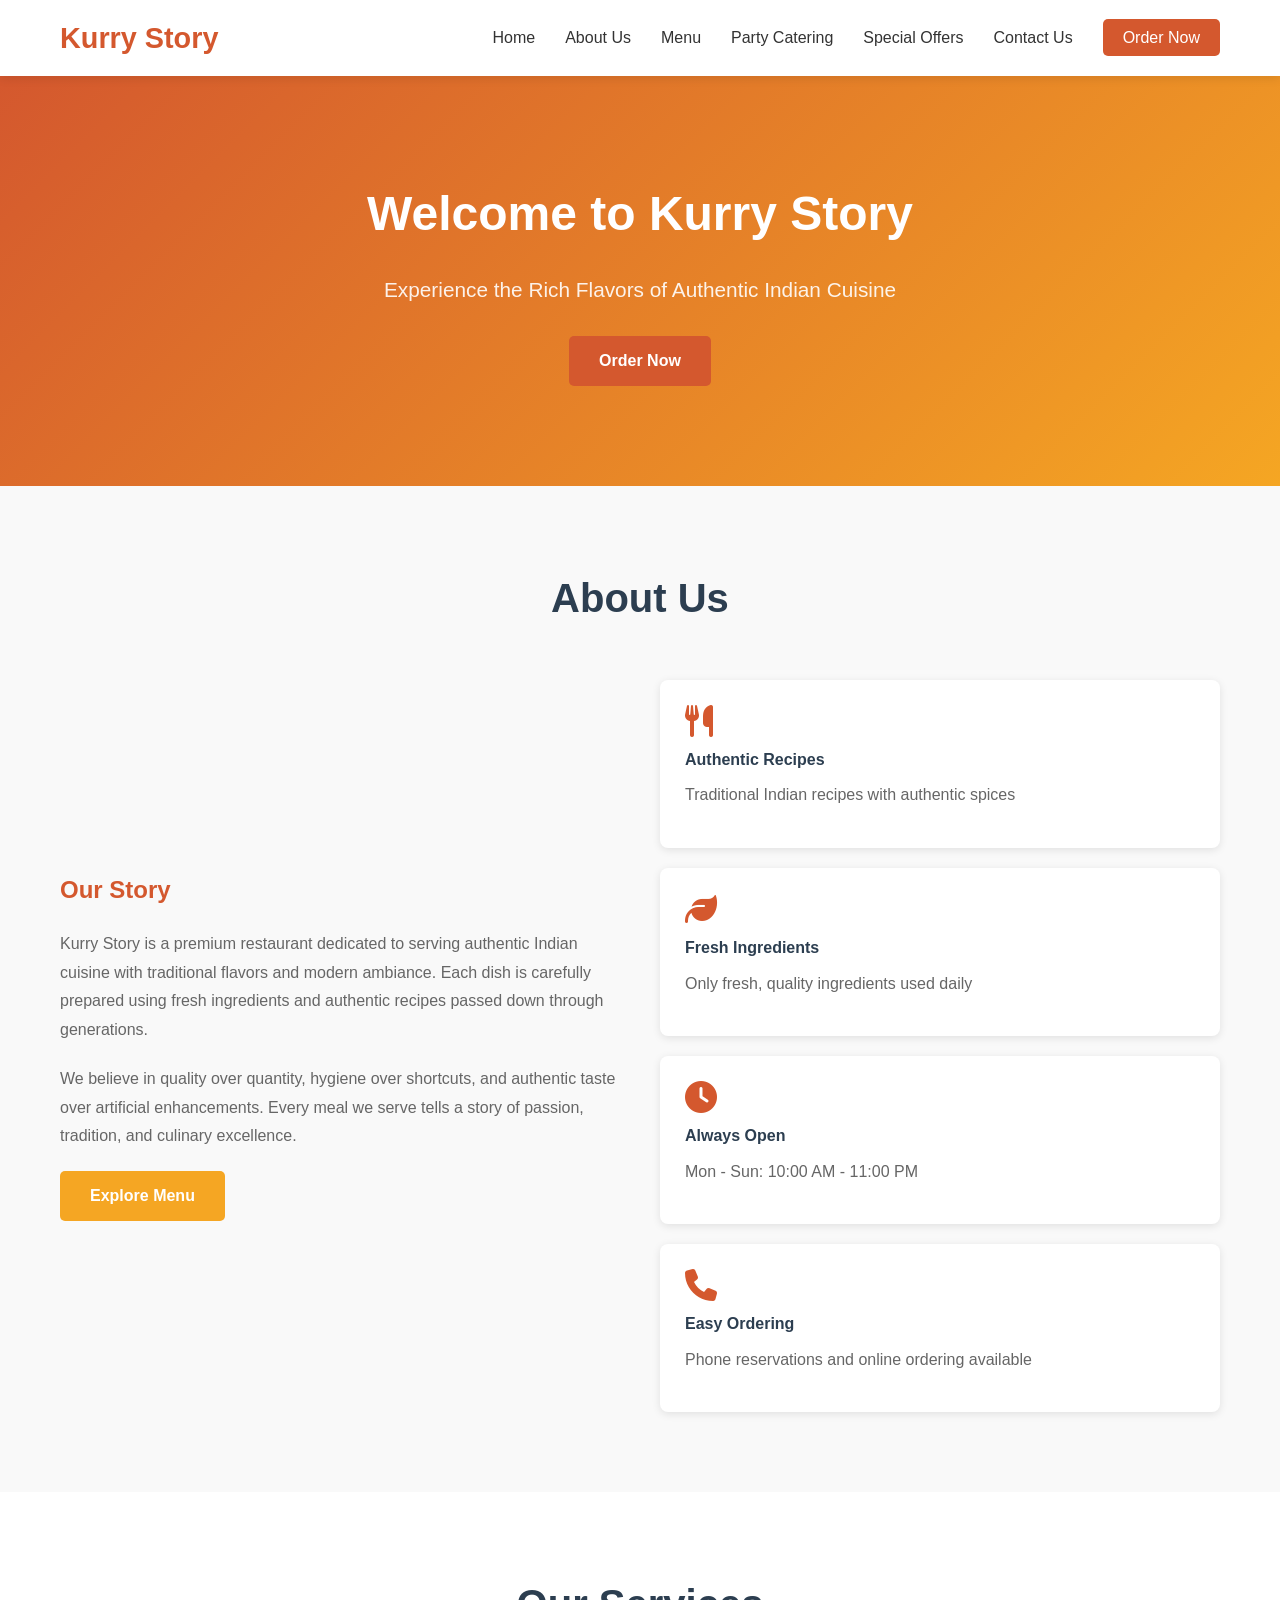
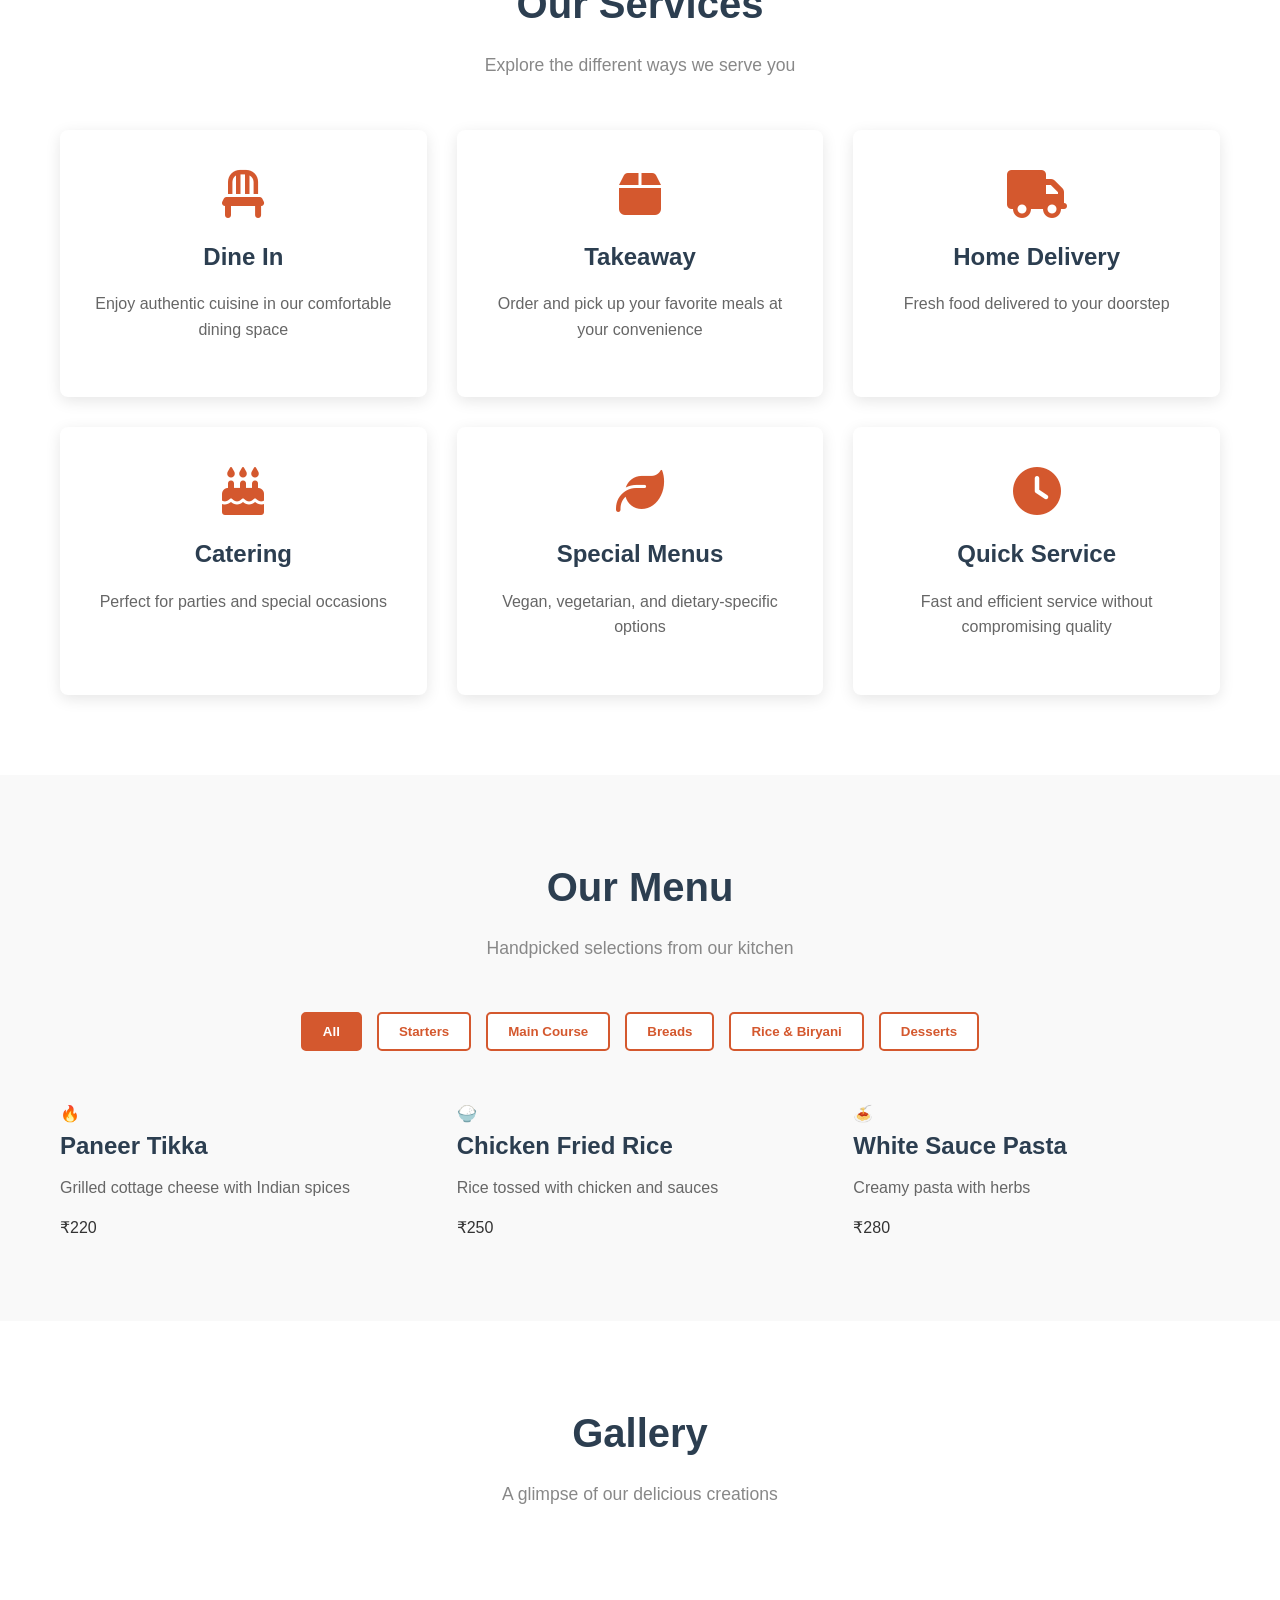
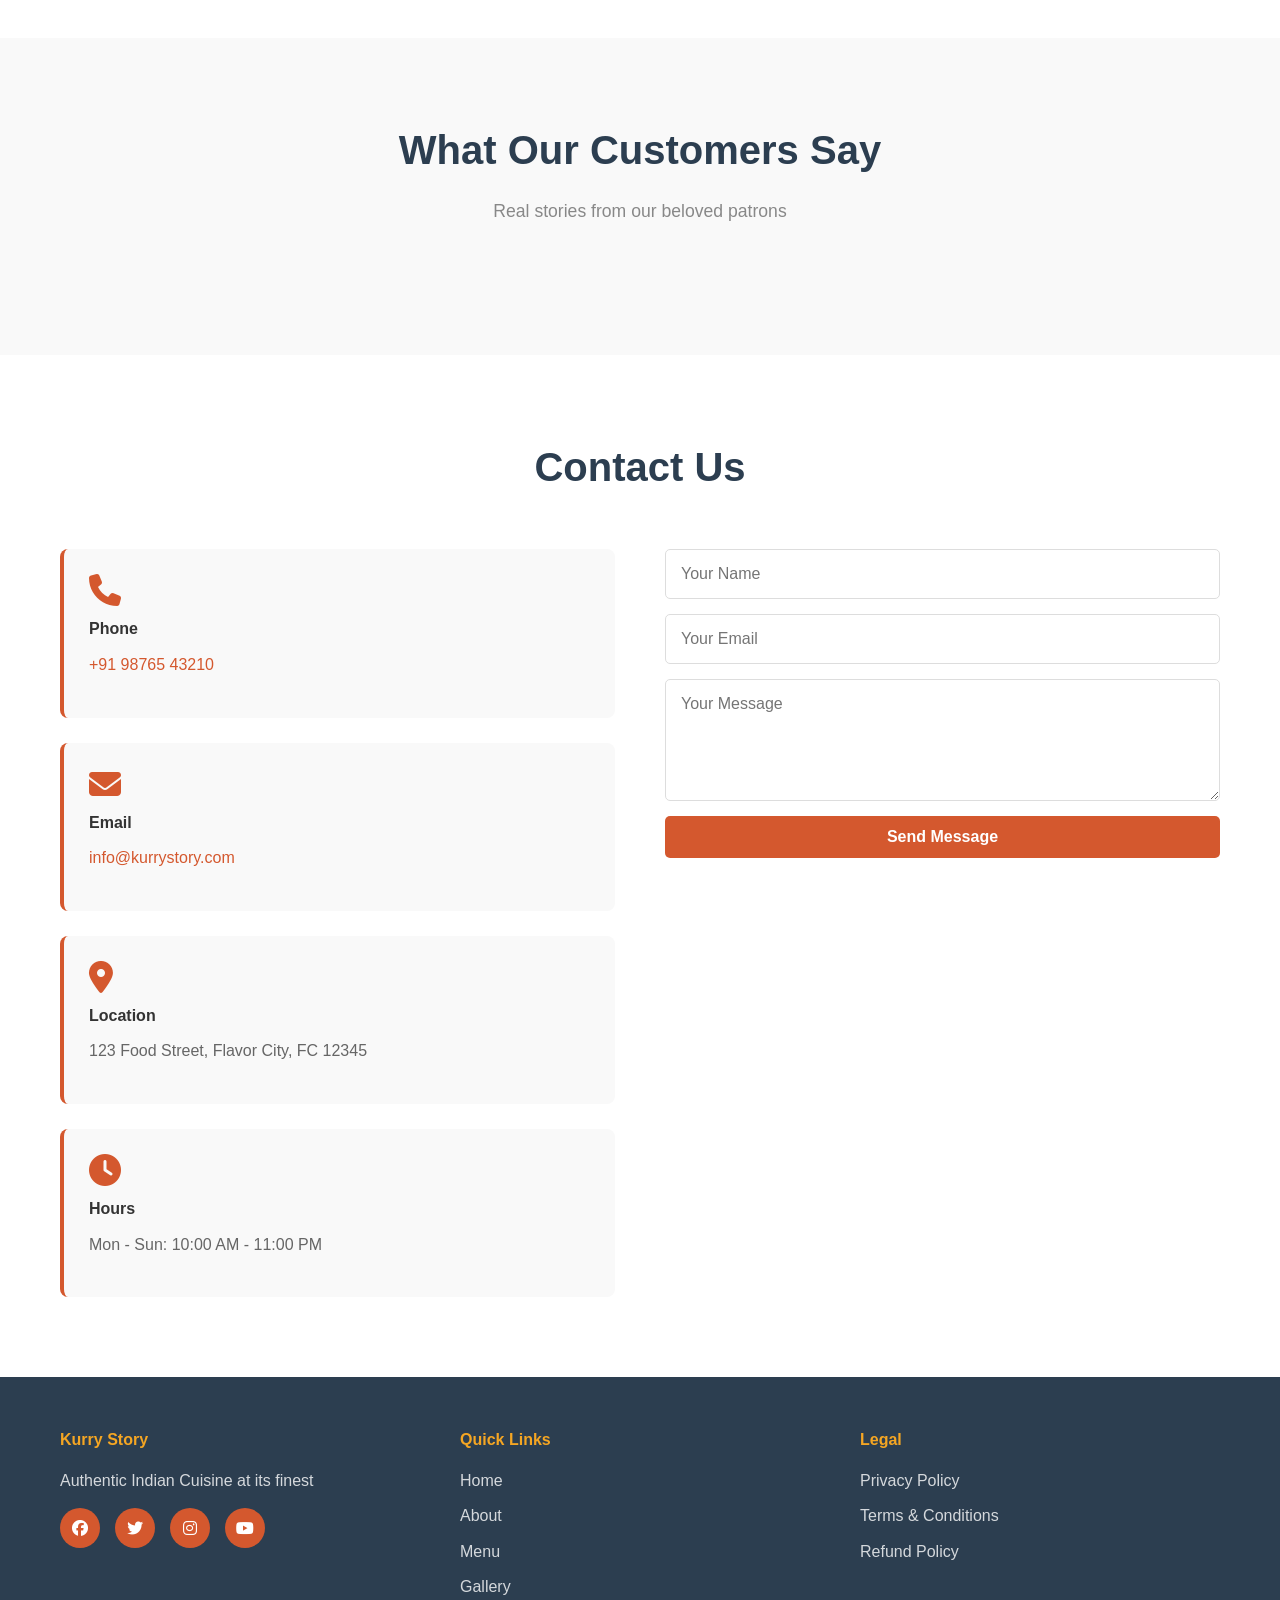
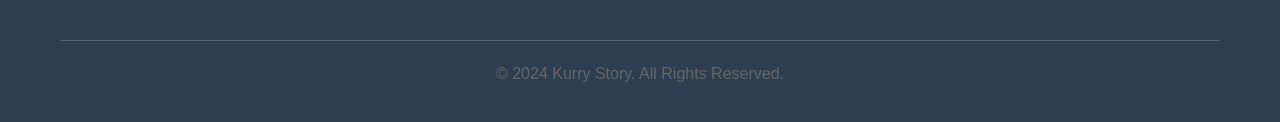
<file: index.html>
<!DOCTYPE html>
<html lang="en">
<head>
    <meta charset="UTF-8">
    <meta name="viewport" content="width=device-width, initial-scale=1.0">
    <title>Kurry Story - Authentic Indian Cuisine</title>
    <link rel="stylesheet" href="css/style.css">
    <link rel="stylesheet" href="https://cdnjs.cloudflare.com/ajax/libs/font-awesome/6.4.0/css/all.min.css">
</head>
<body>
    <!-- Navigation -->
    <nav class="navbar">
        <div class="container">
            <div class="nav-wrapper">
                <div class="logo">
                    <h1>Kurry Story</h1>
                </div>
                <button class="hamburger" id="hamburger">
                    <span></span>
                    <span></span>
                    <span></span>
                </button>
                <ul class="nav-menu" id="navMenu">
                    <li><a href="index.html" class="nav-link">Home</a></li>
                    <li><a href="#about" class="nav-link">About Us</a></li>
                    <li><a href="menu.html" class="nav-link">Menu</a></li>
                    <li><a href="party-catering.html" class="nav-link">Party Catering</a></li>
                    <li><a href="offers.html" class="nav-link">Special Offers</a></li>
                    <li><a href="#contact" class="nav-link">Contact Us</a></li>
                    <li><a href="tel:+919830028093" class="nav-link cta">Order Now</a></li>
                </ul>
            </div>
        </div>
    </nav>

    <!-- Header/Hero Section -->
    <header class="hero" id="home">
        <div class="hero-content">
            <h1>Welcome to Kurry Story</h1>
            <p>Experience the Rich Flavors of Authentic Indian Cuisine</p>
            <a href="tel:+919830028093" class="btn btn-primary">Order Now</a>
        </div>
    </header>

    <!-- About Section -->
    <section class="about" id="about">
        <div class="container">
            <div class="section-header">
                <h2>About Us</h2>
            </div>
            <div class="about-content">
                <div class="about-text">
                    <h3>Our Story</h3>
                    <p>Kurry Story is a premium restaurant dedicated to serving authentic Indian cuisine with traditional flavors and modern ambiance. Each dish is carefully prepared using fresh ingredients and authentic recipes passed down through generations.</p>
                    <p>We believe in quality over quantity, hygiene over shortcuts, and authentic taste over artificial enhancements. Every meal we serve tells a story of passion, tradition, and culinary excellence.</p>
                    <a href="#menu" class="btn btn-secondary">Explore Menu</a>
                </div>
                <div class="about-features">
                    <div class="feature">
                        <i class="fas fa-utensils"></i>
                        <h4>Authentic Recipes</h4>
                        <p>Traditional Indian recipes with authentic spices</p>
                    </div>
                    <div class="feature">
                        <i class="fas fa-leaf"></i>
                        <h4>Fresh Ingredients</h4>
                        <p>Only fresh, quality ingredients used daily</p>
                    </div>
                    <div class="feature">
                        <i class="fas fa-clock"></i>
                        <h4>Always Open</h4>
                        <p>Mon - Sun: 10:00 AM - 11:00 PM</p>
                    </div>
                    <div class="feature">
                        <i class="fas fa-phone"></i>
                        <h4>Easy Ordering</h4>
                        <p>Phone reservations and online ordering available</p>
                    </div>
                </div>
            </div>
        </div>
    </section>

    <!-- Services Section -->
    <section class="services">
        <div class="container">
            <div class="section-header">
                <h2>Our Services</h2>
                <p>Explore the different ways we serve you</p>
            </div>
            <div class="services-grid">
                <div class="service-card">
                    <i class="fas fa-chair"></i>
                    <h3>Dine In</h3>
                    <p>Enjoy authentic cuisine in our comfortable dining space</p>
                </div>
                <div class="service-card">
                    <i class="fas fa-box"></i>
                    <h3>Takeaway</h3>
                    <p>Order and pick up your favorite meals at your convenience</p>
                </div>
                <div class="service-card">
                    <i class="fas fa-truck"></i>
                    <h3>Home Delivery</h3>
                    <p>Fresh food delivered to your doorstep</p>
                </div>
                <div class="service-card">
                    <i class="fas fa-birthday-cake"></i>
                    <h3>Catering</h3>
                    <p>Perfect for parties and special occasions</p>
                </div>
                <div class="service-card">
                    <i class="fas fa-leaf"></i>
                    <h3>Special Menus</h3>
                    <p>Vegan, vegetarian, and dietary-specific options</p>
                </div>
                <div class="service-card">
                    <i class="fas fa-clock"></i>
                    <h3>Quick Service</h3>
                    <p>Fast and efficient service without compromising quality</p>
                </div>
            </div>
        </div>
    </section>

    <!-- Menu Section -->
    <section class="menu" id="menu">
        <div class="container">
            <div class="section-header">
                <h2>Our Menu</h2>
                <p>Handpicked selections from our kitchen</p>
            </div>
            <div class="menu-categories">
                <button class="category-btn active" data-category="all">All</button>
                <button class="category-btn" data-category="starters">Starters</button>
                <button class="category-btn" data-category="mains">Main Course</button>
                <button class="category-btn" data-category="breads">Breads</button>
                <button class="category-btn" data-category="rice">Rice & Biryani</button>
                <button class="category-btn" data-category="desserts">Desserts</button>
            </div>
            <div class="menu-items" id="menuItems">
                <!-- Menu items will be loaded by jQuery -->
            </div>
        </div>
    </section>

    <!-- Gallery Section -->
    <section class="gallery" id="gallery">
        <div class="container">
            <div class="section-header">
                <h2>Gallery</h2>
                <p>A glimpse of our delicious creations</p>
            </div>
            <div class="gallery-grid" id="galleryGrid">
                <!-- Gallery items will be loaded by jQuery -->
            </div>
        </div>
    </section>

    <!-- Testimonials Section -->
    <section class="testimonials">
        <div class="container">
            <div class="section-header">
                <h2>What Our Customers Say</h2>
                <p>Real stories from our beloved patrons</p>
            </div>
            <div class="testimonials-carousel" id="testimonialsCarousel">
                <!-- Testimonials will be loaded by jQuery -->
            </div>
        </div>
    </section>

    <!-- Contact Section -->
    <section class="contact" id="contact">
        <div class="container">
            <div class="section-header">
                <h2>Contact Us</h2>
            </div>
            <div class="contact-content">
                <div class="contact-info">
                    <div class="info-card">
                        <i class="fas fa-phone"></i>
                        <h4>Phone</h4>
                        <p><a href="tel:+919830028093">+91 98765 43210</a></p>
                    </div>
                    <div class="info-card">
                        <i class="fas fa-envelope"></i>
                        <h4>Email</h4>
                        <p><a href="mailto:info@kurrystory.com">info@kurrystory.com</a></p>
                    </div>
                    <div class="info-card">
                        <i class="fas fa-map-marker-alt"></i>
                        <h4>Location</h4>
                        <p>123 Food Street, Flavor City, FC 12345</p>
                    </div>
                    <div class="info-card">
                        <i class="fas fa-clock"></i>
                        <h4>Hours</h4>
                        <p>Mon - Sun: 10:00 AM - 11:00 PM</p>
                    </div>
                </div>
                <form class="contact-form" id="contactForm">
                    <input type="text" placeholder="Your Name" required>
                    <input type="email" placeholder="Your Email" required>
                    <textarea placeholder="Your Message" rows="5" required></textarea>
                    <button type="submit" class="btn btn-primary">Send Message</button>
                </form>
            </div>
        </div>
    </section>

    <!-- Footer -->
    <footer class="footer">
        <div class="container">
            <div class="footer-content">
                <div class="footer-section">
                    <h4>Kurry Story</h4>
                    <p>Authentic Indian Cuisine at its finest</p>
                    <div class="social-links">
                        <a href="#"><i class="fab fa-facebook"></i></a>
                        <a href="#"><i class="fab fa-twitter"></i></a>
                        <a href="#"><i class="fab fa-instagram"></i></a>
                        <a href="#"><i class="fab fa-youtube"></i></a>
                    </div>
                </div>
                <div class="footer-section">
                    <h4>Quick Links</h4>
                    <ul>
                        <li><a href="#home">Home</a></li>
                        <li><a href="#about">About</a></li>
                        <li><a href="#menu">Menu</a></li>
                        <li><a href="#gallery">Gallery</a></li>
                    </ul>
                </div>
                <div class="footer-section">
                    <h4>Legal</h4>
                    <ul>
                        <li><a href="#">Privacy Policy</a></li>
                        <li><a href="#">Terms & Conditions</a></li>
                        <li><a href="#">Refund Policy</a></li>
                    </ul>
                </div>
            </div>
            <div class="footer-bottom">
                <p>&copy; 2024 Kurry Story. All Rights Reserved.</p>
            </div>
        </div>
    </footer>

    <script src="https://code.jquery.com/jquery-3.6.0.min.js"></script>
    <script src="js/main.js"></script>
</body>
</html>
</file>
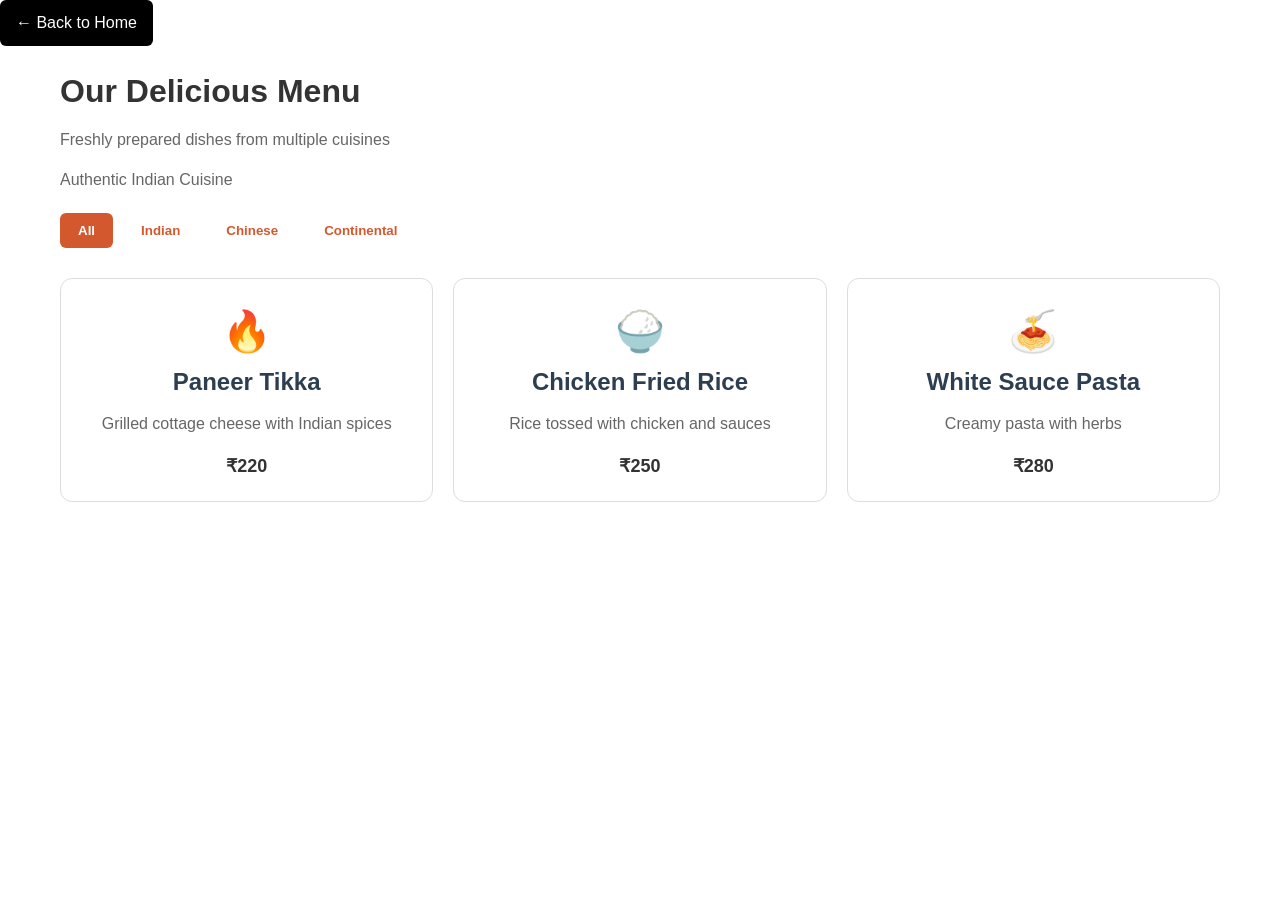
<file: menu.html>
<!DOCTYPE html>
<html lang="en">
<head>
    <meta charset="UTF-8">
    <meta name="viewport" content="width=device-width, initial-scale=1.0">
    <title>Kurry Story Dynamic Menu</title>
    <link rel="stylesheet" href="css/style.css">
    <style>
        .menu-grid{
            display:grid;
            grid-template-columns:repeat(auto-fit,minmax(250px,1fr));
            gap:20px;
            margin-top:30px;
        }

        .menu-card{
            border:1px solid #ddd;
            padding:20px;
            border-radius:12px;
            text-align:center;
            background:#fff;
        }

        .menu-icon{
            font-size:40px;
        }

        .price{
            display:block;
            margin-top:10px;
            font-weight:bold;
            font-size:18px;
        }

        .filters{
            display:flex;
            gap:10px;
            margin-top:20px;
            flex-wrap:wrap;
        }

        .category-btn{
            padding:10px 18px;
            border:none;
            cursor:pointer;
            border-radius:6px;
        }

        .active{
            background:#000;
            color:#fff;
        }
    </style>
</head>
<body>

    <div style="margin-bottom:20px;">
        <a href="index.html" 
           style="padding:10px 16px;
                  text-decoration:none;
                  border-radius:6px;
                  background:#000;
                  color:#fff;
                  display:inline-block;">
            ← Back to Home
        </a>
    </div>
    

    <div class="container">

        <h1 id="menuPageTitle">Our Menu</h1>
<p id="menuPageSubtitle"></p>

        <p id="restaurantTagline"></p>

        <div class="filters">
            <button class="category-btn active" data-category="all">All</button>
            <button class="category-btn" data-category="Indian">Indian</button>
            <button class="category-btn" data-category="Chinese">Chinese</button>
            <button class="category-btn" data-category="Continental">Continental</button>
        </div>

        <div id="menuItems" class="menu-grid"></div>

    </div>

    <script src="js/main.js"></script>

<script src="js/menu.js"></script>
</body>
</html>
</file>
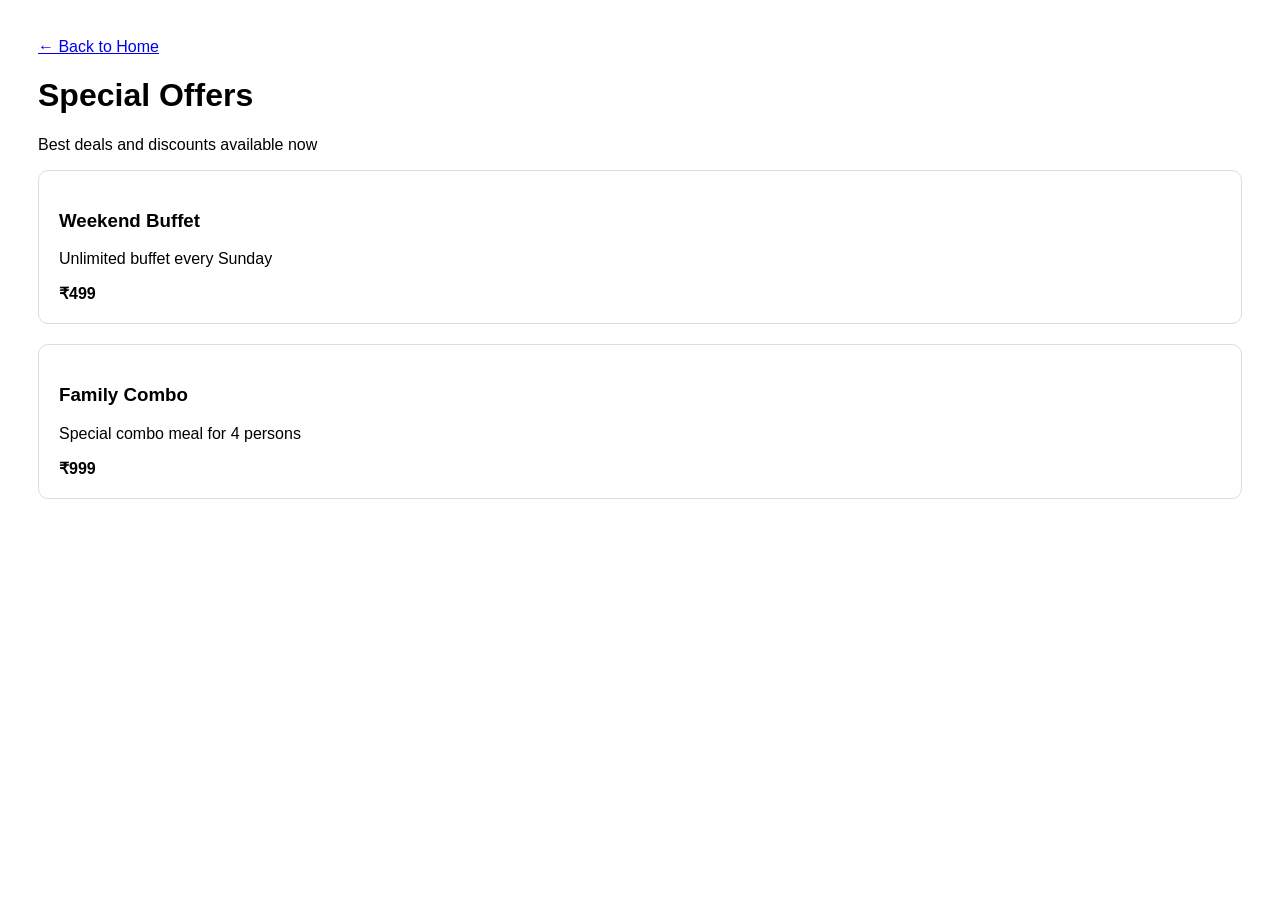
<file: offers.html>
<!DOCTYPE html>
<html lang="en">
<head>
<meta charset="UTF-8">
<meta name="viewport" content="width=device-width, initial-scale=1.0">
<title>Offers</title>

<style>
body{
    font-family:Arial,sans-serif;
    padding:30px;
}

.offer-card{
    border:1px solid #ddd;
    border-radius:10px;
    padding:20px;
    margin-bottom:20px;
}
</style>

</head>
<body>

<a href="index.html">← Back to Home</a>

<h1 id="offersTitle"></h1>
<p id="offersSubtitle"></p>

<div id="offersContainer"></div>

<script src="js/offers.js"></script>

</body>
</html>
</file>
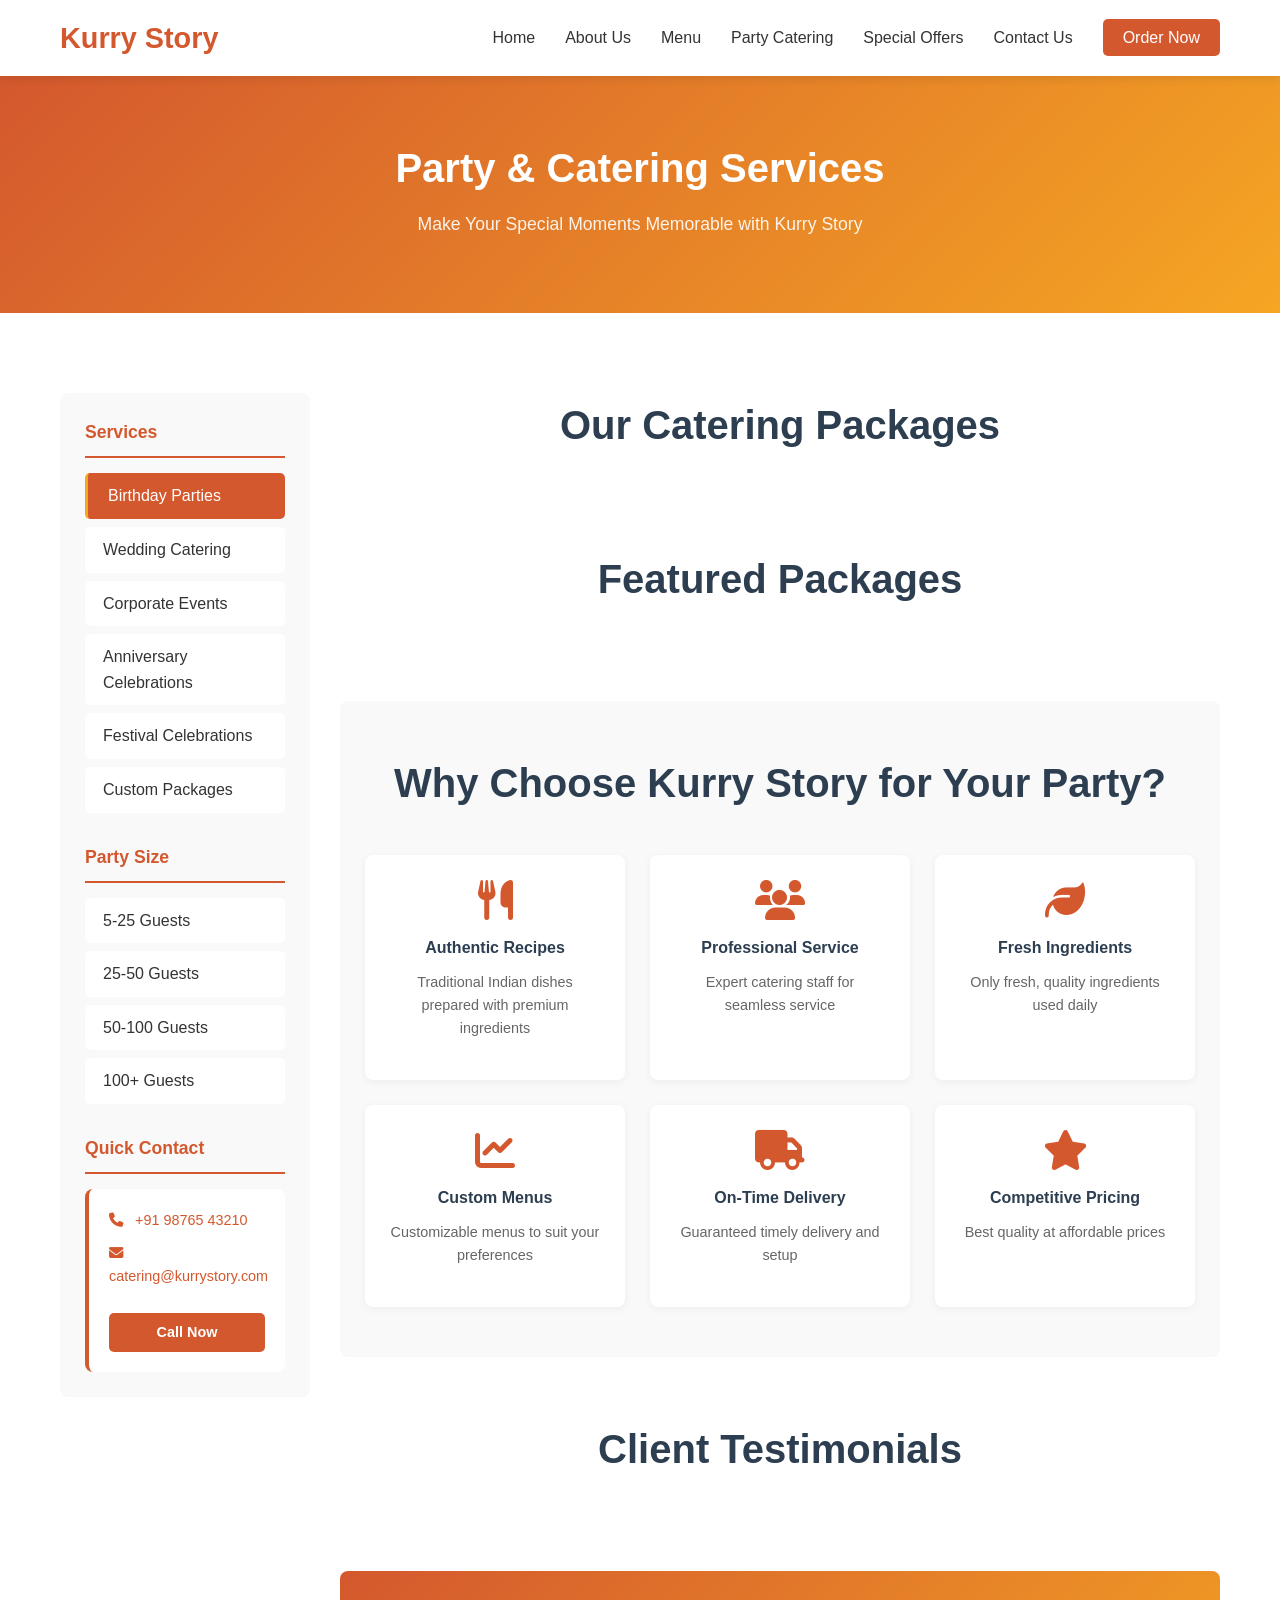
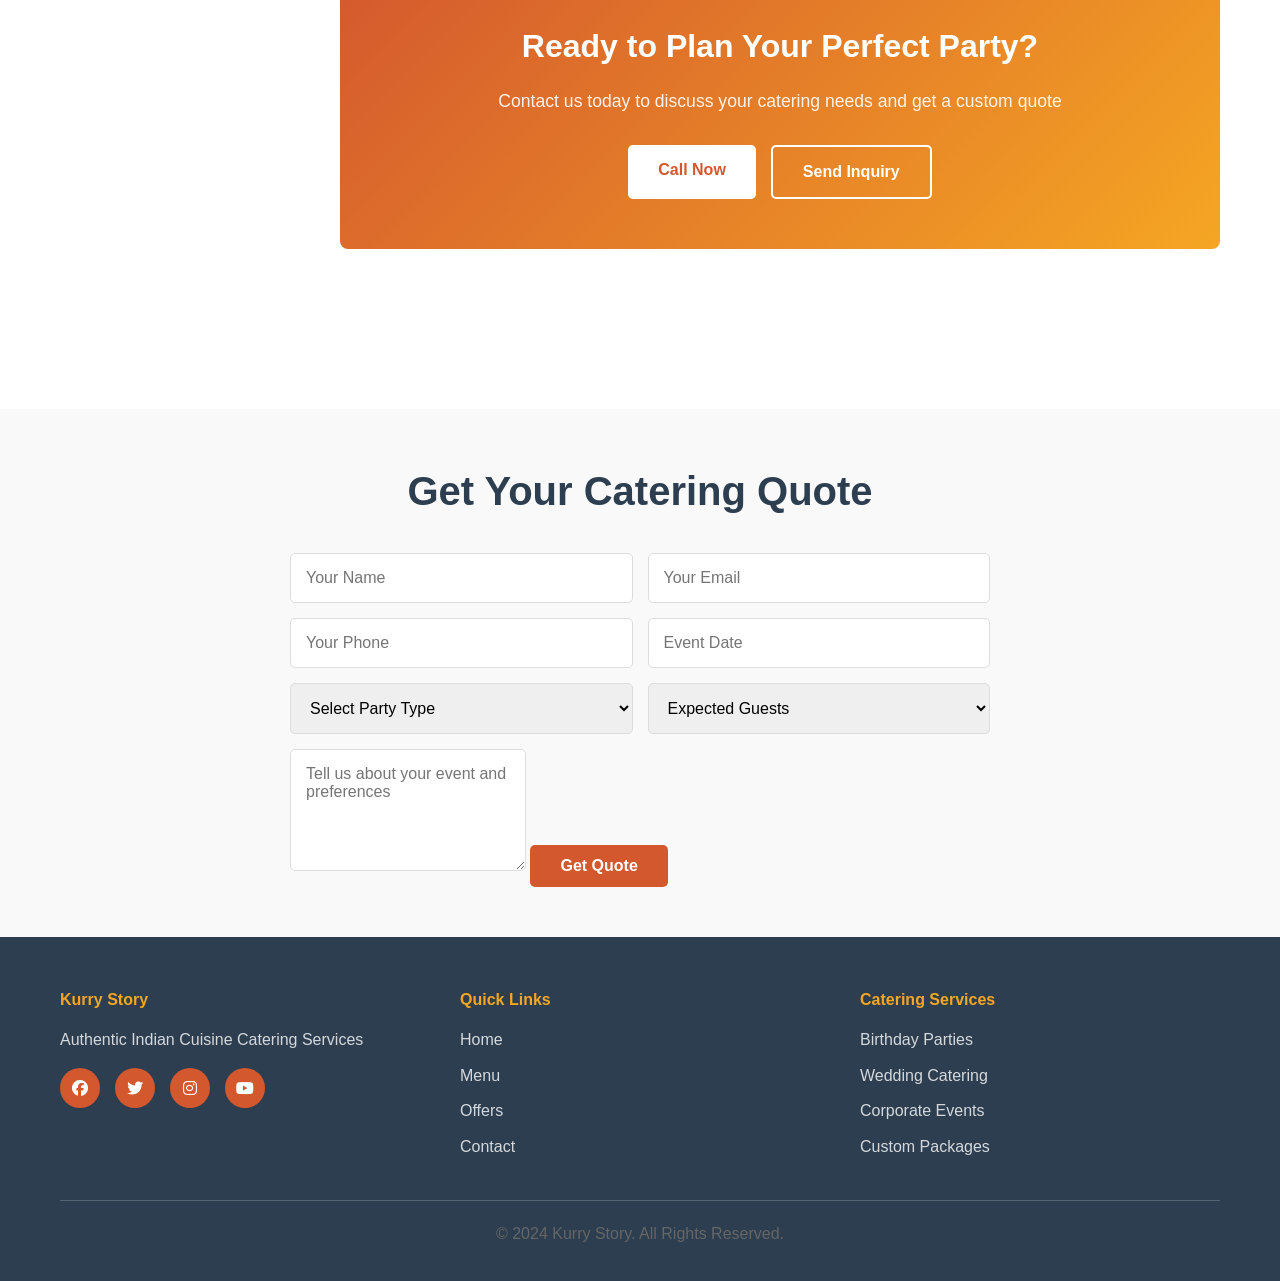
<file: party-catering.html>
<!DOCTYPE html>
<html lang="en">
<head>
    <meta charset="UTF-8">
    <meta name="viewport" content="width=device-width, initial-scale=1.0">
    <title>Party Catering - Kurry Story</title>
    <link rel="stylesheet" href="css/style.css">
    <link rel="stylesheet" href="https://cdnjs.cloudflare.com/ajax/libs/font-awesome/6.4.0/css/all.min.css">
</head>
<body>
    <!-- Navigation -->
    <nav class="navbar">
        <div class="container">
            <div class="nav-wrapper">
                <div class="logo">
                    <h1>Kurry Story</h1>
                </div>
                <button class="hamburger" id="hamburger">
                    <span></span>
                    <span></span>
                    <span></span>
                </button>
                <ul class="nav-menu" id="navMenu">
                    <li><a href="index.html" class="nav-link">Home</a></li>
                    <li><a href="index.html#about" class="nav-link">About Us</a></li>
                    <li><a href="menu.html" class="nav-link">Menu</a></li>
                    <li><a href="party-catering.html" class="nav-link active">Party Catering</a></li>
                    <li><a href="offers.html" class="nav-link">Special Offers</a></li>
                    <li><a href="index.html#contact" class="nav-link">Contact Us</a></li>
                    <li><a href="tel:+919830028093" class="nav-link cta">Order Now</a></li>
                </ul>
            </div>
        </div>
    </nav>

    <!-- Banner -->
    <header class="page-banner">
        <div class="banner-content">
            <h1>Party & Catering Services</h1>
            <p>Make Your Special Moments Memorable with Kurry Story</p>
        </div>
    </header>

    <!-- Main Content -->
    <div class="container">
        <div class="page-wrapper">
            <!-- Sidebar Navigation -->
            <aside class="sidebar">
                <div class="sidebar-section">
                    <h3>Services</h3>
                    <ul class="sidebar-menu">
                        <li><a href="#birthday" class="sidebar-link active" data-filter="birthday">Birthday Parties</a></li>
                        <li><a href="#wedding" class="sidebar-link" data-filter="wedding">Wedding Catering</a></li>
                        <li><a href="#corporate" class="sidebar-link" data-filter="corporate">Corporate Events</a></li>
                        <li><a href="#anniversary" class="sidebar-link" data-filter="anniversary">Anniversary Celebrations</a></li>
                        <li><a href="#festival" class="sidebar-link" data-filter="festival">Festival Celebrations</a></li>
                        <li><a href="#custom" class="sidebar-link" data-filter="custom">Custom Packages</a></li>
                    </ul>
                </div>

                <div class="sidebar-section">
                    <h3>Party Size</h3>
                    <ul class="sidebar-menu">
                        <li><a href="#" class="sidebar-link size-filter" data-size="small">5-25 Guests</a></li>
                        <li><a href="#" class="sidebar-link size-filter" data-size="medium">25-50 Guests</a></li>
                        <li><a href="#" class="sidebar-link size-filter" data-size="large">50-100 Guests</a></li>
                        <li><a href="#" class="sidebar-link size-filter" data-size="xlarge">100+ Guests</a></li>
                    </ul>
                </div>

                <div class="sidebar-section">
                    <h3>Quick Contact</h3>
                    <div class="contact-box">
                        <p><i class="fas fa-phone"></i> <a href="tel:+919830028093">+91 98765 43210</a></p>
                        <p><i class="fas fa-envelope"></i> <a href="mailto:catering@kurrystory.com">catering@kurrystory.com</a></p>
                        <a href="tel:+919830028093" class="btn btn-primary btn-small">Call Now</a>
                    </div>
                </div>
            </aside>

            <!-- Main Content Area -->
            <main class="main-content">
                <!-- Gallery Section -->
                <section class="catering-gallery">
                    <h2>Our Catering Packages</h2>
                    <div class="gallery-grid" id="cateringGallery">
                        <!-- Gallery items will be loaded by jQuery -->
                    </div>
                </section>

                <!-- Package Details -->
                <section class="catering-packages" id="packagesSection">
                    <h2>Featured Packages</h2>
                    <div class="packages-grid" id="packagesGrid">
                        <!-- Packages will be loaded by jQuery -->
                    </div>
                </section>

                <!-- Why Choose Us -->
                <section class="why-choose">
                    <h2>Why Choose Kurry Story for Your Party?</h2>
                    <div class="features-grid">
                        <div class="feature-box">
                            <i class="fas fa-utensils"></i>
                            <h4>Authentic Recipes</h4>
                            <p>Traditional Indian dishes prepared with premium ingredients</p>
                        </div>
                        <div class="feature-box">
                            <i class="fas fa-users"></i>
                            <h4>Professional Service</h4>
                            <p>Expert catering staff for seamless service</p>
                        </div>
                        <div class="feature-box">
                            <i class="fas fa-leaf"></i>
                            <h4>Fresh Ingredients</h4>
                            <p>Only fresh, quality ingredients used daily</p>
                        </div>
                        <div class="feature-box">
                            <i class="fas fa-chart-line"></i>
                            <h4>Custom Menus</h4>
                            <p>Customizable menus to suit your preferences</p>
                        </div>
                        <div class="feature-box">
                            <i class="fas fa-truck"></i>
                            <h4>On-Time Delivery</h4>
                            <p>Guaranteed timely delivery and setup</p>
                        </div>
                        <div class="feature-box">
                            <i class="fas fa-star"></i>
                            <h4>Competitive Pricing</h4>
                            <p>Best quality at affordable prices</p>
                        </div>
                    </div>
                </section>

                <!-- Testimonials -->
                <section class="party-testimonials">
                    <h2>Client Testimonials</h2>
                    <div class="testimonials-grid" id="partyTestimonials">
                        <!-- Testimonials will be loaded by jQuery -->
                    </div>
                </section>

                <!-- CTA Section -->
                <section class="cta-section">
                    <h2>Ready to Plan Your Perfect Party?</h2>
                    <p>Contact us today to discuss your catering needs and get a custom quote</p>
                    <div class="cta-buttons">
                        <a href="tel:+919830028093" class="btn btn-primary">Call Now</a>
                        <a href="#contactForm" class="btn btn-secondary">Send Inquiry</a>
                    </div>
                </section>
            </main>
        </div>
    </div>

    <!-- Contact Form Section -->
    <section class="contact-inquiry" id="contactForm">
        <div class="container">
            <h2>Get Your Catering Quote</h2>
            <form class="inquiry-form" id="cateringForm">
                <div class="form-row">
                    <input type="text" placeholder="Your Name" required>
                    <input type="email" placeholder="Your Email" required>
                </div>
                <div class="form-row">
                    <input type="tel" placeholder="Your Phone" required>
                    <input type="text" placeholder="Event Date" required>
                </div>
                <div class="form-row">
                    <select required>
                        <option value="">Select Party Type</option>
                        <option value="birthday">Birthday Party</option>
                        <option value="wedding">Wedding</option>
                        <option value="corporate">Corporate Event</option>
                        <option value="anniversary">Anniversary</option>
                        <option value="festival">Festival Celebration</option>
                        <option value="other">Other</option>
                    </select>
                    <select required>
                        <option value="">Expected Guests</option>
                        <option value="5-25">5-25 Guests</option>
                        <option value="25-50">25-50 Guests</option>
                        <option value="50-100">50-100 Guests</option>
                        <option value="100+">100+ Guests</option>
                    </select>
                </div>
                <textarea placeholder="Tell us about your event and preferences" rows="5" required></textarea>
                <button type="submit" class="btn btn-primary">Get Quote</button>
            </form>
        </div>
    </section>

    <!-- Footer -->
    <footer class="footer">
        <div class="container">
            <div class="footer-content">
                <div class="footer-section">
                    <h4>Kurry Story</h4>
                    <p>Authentic Indian Cuisine Catering Services</p>
                    <div class="social-links">
                        <a href="#"><i class="fab fa-facebook"></i></a>
                        <a href="#"><i class="fab fa-twitter"></i></a>
                        <a href="#"><i class="fab fa-instagram"></i></a>
                        <a href="#"><i class="fab fa-youtube"></i></a>
                    </div>
                </div>
                <div class="footer-section">
                    <h4>Quick Links</h4>
                    <ul>
                        <li><a href="index.html">Home</a></li>
                        <li><a href="menu.html">Menu</a></li>
                        <li><a href="offers.html">Offers</a></li>
                        <li><a href="index.html#contact">Contact</a></li>
                    </ul>
                </div>
                <div class="footer-section">
                    <h4>Catering Services</h4>
                    <ul>
                        <li><a href="#birthday">Birthday Parties</a></li>
                        <li><a href="#wedding">Wedding Catering</a></li>
                        <li><a href="#corporate">Corporate Events</a></li>
                        <li><a href="#custom">Custom Packages</a></li>
                    </ul>
                </div>
            </div>
            <div class="footer-bottom">
                <p>&copy; 2024 Kurry Story. All Rights Reserved.</p>
            </div>
        </div>
    </footer>

    <script src="https://code.jquery.com/jquery-3.6.0.min.js"></script>
    <script src="js/party-catering.js"></script>
</body>
</html>
</file>
<file: css/style.css>
/* Root Variables */
:root {
    --primary-color: #d4582e;
    --secondary-color: #f5a623;
    --dark-color: #2c3e50;
    --light-color: #ecf0f1;
    --text-color: #333;
    --border-color: #ddd;
    --transition: all 0.3s ease;
}

/* Global Styles */
* {
    margin: 0;
    padding: 0;
    box-sizing: border-box;
}

html {
    scroll-behavior: smooth;
}

body {
    font-family: 'Segoe UI', Tahoma, Geneva, Verdana, sans-serif;
    color: var(--text-color);
    line-height: 1.6;
}

.container {
    max-width: 1200px;
    margin: 0 auto;
    padding: 0 20px;
}

/* Typography */
h1, h2, h3, h4, h5, h6 {
    font-weight: 600;
    margin-bottom: 10px;
}

h2 {
    font-size: 2.5rem;
    color: var(--dark-color);
}

h3 {
    font-size: 1.5rem;
    color: var(--dark-color);
}

p {
    margin-bottom: 15px;
    color: #666;
}

a {
    text-decoration: none;
    color: var(--primary-color);
    transition: var(--transition);
}

a:hover {
    color: var(--secondary-color);
}

/* Buttons */
.btn {
    display: inline-block;
    padding: 12px 30px;
    border: none;
    border-radius: 5px;
    font-size: 1rem;
    font-weight: 600;
    cursor: pointer;
    transition: var(--transition);
    text-decoration: none;
}

.btn-primary {
    background-color: var(--primary-color);
    color: white;
}

.btn-primary:hover {
    background-color: #c74a24;
    transform: translateY(-2px);
}

.btn-secondary {
    background-color: var(--secondary-color);
    color: white;
}

.btn-secondary:hover {
    background-color: #e89410;
    transform: translateY(-2px);
}

/* Navbar */
.navbar {
    background-color: white;
    box-shadow: 0 2px 10px rgba(0,0,0,0.1);
    position: sticky;
    top: 0;
    z-index: 1000;
}

.nav-wrapper {
    display: flex;
    justify-content: space-between;
    align-items: center;
    padding: 15px 0;
}

.logo h1 {
    color: var(--primary-color);
    font-size: 1.8rem;
    margin: 0;
}

.nav-menu {
    display: flex;
    list-style: none;
    gap: 30px;
    align-items: center;
}

.nav-link {
    color: var(--text-color);
    font-weight: 500;
    transition: var(--transition);
}

.nav-link:hover {
    color: var(--primary-color);
}

.nav-link.cta {
    background-color: var(--primary-color);
    color: white;
    padding: 10px 20px;
    border-radius: 5px;
}

.nav-link.cta:hover {
    background-color: #c74a24;
    color: white;
}

.hamburger {
    display: none;
    flex-direction: column;
    background: none;
    border: none;
    cursor: pointer;
}

.hamburger span {
    width: 25px;
    height: 3px;
    background-color: var(--primary-color);
    margin: 5px 0;
    transition: var(--transition);
    border-radius: 2px;
}

/* Hero Section */
.hero {
    background: linear-gradient(135deg, var(--primary-color) 0%, var(--secondary-color) 100%);
    color: white;
    padding: 100px 20px;
    text-align: center;
}

.hero-content h1 {
    font-size: 3rem;
    margin-bottom: 20px;
    color: white;
}

.hero-content p {
    font-size: 1.3rem;
    margin-bottom: 30px;
    color: rgba(255,255,255,0.9);
}

/* Section Header */
.section-header {
    text-align: center;
    margin-bottom: 50px;
}

.section-header h2 {
    margin-bottom: 15px;
}

.section-header p {
    font-size: 1.1rem;
    color: #888;
}

/* About Section */
.about {
    padding: 80px 20px;
    background-color: #f9f9f9;
}

.about-content {
    display: grid;
    grid-template-columns: 1fr 1fr;
    gap: 40px;
    align-items: center;
}

.about-text h3 {
    color: var(--primary-color);
    margin-bottom: 20px;
}

.about-text p {
    margin-bottom: 20px;
    line-height: 1.8;
}

.about-features {
    display: grid;
    grid-template-columns: 1fr;
    gap: 20px;
}

.feature {
    background-color: white;
    padding: 25px;
    border-radius: 8px;
    box-shadow: 0 2px 8px rgba(0,0,0,0.1);
}

.feature i {
    font-size: 2rem;
    color: var(--primary-color);
    margin-bottom: 10px;
    display: block;
}

.feature h4 {
    color: var(--dark-color);
    margin-bottom: 10px;
}

/* Services Section */
.services {
    padding: 80px 20px;
}

.services-grid {
    display: grid;
    grid-template-columns: repeat(auto-fit, minmax(300px, 1fr));
    gap: 30px;
}

.service-card {
    background-color: white;
    padding: 40px 25px;
    border-radius: 8px;
    text-align: center;
    box-shadow: 0 4px 15px rgba(0,0,0,0.1);
    transition: var(--transition);
}

.service-card:hover {
    transform: translateY(-10px);
    box-shadow: 0 8px 25px rgba(0,0,0,0.15);
}

.service-card i {
    font-size: 3rem;
    color: var(--primary-color);
    margin-bottom: 20px;
}

.service-card h3 {
    margin-bottom: 15px;
}

/* Menu Section */
.menu {
    padding: 80px 20px;
    background-color: #f9f9f9;
}

.menu-categories {
    display: flex;
    justify-content: center;
    gap: 15px;
    margin-bottom: 50px;
    flex-wrap: wrap;
}

.category-btn {
    padding: 10px 20px;
    border: 2px solid var(--primary-color);
    background-color: white;
    color: var(--primary-color);
    border-radius: 5px;
    cursor: pointer;
    font-weight: 600;
    transition: var(--transition);
}

.category-btn.active,
.category-btn:hover {
    background-color: var(--primary-color);
    color: white;
}

.menu-items {
    display: grid;
    grid-template-columns: repeat(auto-fill, minmax(280px, 1fr));
    gap: 30px;
}

.menu-item {
    background-color: white;
    border-radius: 8px;
    overflow: hidden;
    box-shadow: 0 2px 10px rgba(0,0,0,0.1);
    transition: var(--transition);
}

.menu-item:hover {
    transform: translateY(-5px);
    box-shadow: 0 5px 20px rgba(0,0,0,0.15);
}

.menu-item-image {
    width: 100%;
    height: 200px;
    background: linear-gradient(135deg, var(--primary-color) 0%, var(--secondary-color) 100%);
    display: flex;
    align-items: center;
    justify-content: center;
    font-size: 3rem;
}

.menu-item-content {
    padding: 20px;
}

.menu-item-content h3 {
    color: var(--dark-color);
    margin-bottom: 8px;
}

.menu-item-price {
    color: var(--primary-color);
    font-weight: 700;
    font-size: 1.3rem;
    margin-bottom: 10px;
}

.menu-item-desc {
    color: #888;
    font-size: 0.9rem;
    margin-bottom: 15px;
}

/* Gallery Section */
.gallery {
    padding: 80px 20px;
}

.gallery-grid {
    display: grid;
    grid-template-columns: repeat(auto-fill, minmax(250px, 1fr));
    gap: 20px;
}

.gallery-item {
    position: relative;
    overflow: hidden;
    border-radius: 8px;
    height: 250px;
    background: linear-gradient(135deg, var(--primary-color) 0%, var(--secondary-color) 100%);
    cursor: pointer;
    display: flex;
    align-items: center;
    justify-content: center;
    font-size: 3rem;
}

.gallery-item:hover {
    transform: scale(1.05);
}

/* Testimonials Section */
.testimonials {
    padding: 80px 20px;
    background-color: #f9f9f9;
}

.testimonials-carousel {
    display: grid;
    grid-template-columns: repeat(auto-fit, minmax(300px, 1fr));
    gap: 30px;
}

.testimonial {
    background-color: white;
    padding: 30px;
    border-radius: 8px;
    box-shadow: 0 2px 10px rgba(0,0,0,0.1);
}

.testimonial-stars {
    color: var(--secondary-color);
    font-size: 1.2rem;
    margin-bottom: 10px;
}

.testimonial-text {
    color: #666;
    font-size: 0.95rem;
    margin-bottom: 15px;
    line-height: 1.6;
}

.testimonial-author {
    font-weight: 600;
    color: var(--dark-color);
}

/* Contact Section */
.contact {
    padding: 80px 20px;
}

.contact-content {
    display: grid;
    grid-template-columns: 1fr 1fr;
    gap: 50px;
}

.contact-info {
    display: grid;
    grid-template-columns: 1fr;
    gap: 25px;
}

.info-card {
    background-color: #f9f9f9;
    padding: 25px;
    border-radius: 8px;
    border-left: 4px solid var(--primary-color);
}

.info-card i {
    font-size: 2rem;
    color: var(--primary-color);
    margin-bottom: 10px;
    display: block;
}

.info-card h4 {
    margin-bottom: 10px;
}

.contact-form {
    display: flex;
    flex-direction: column;
    gap: 15px;
}

.contact-form input,
.contact-form textarea {
    padding: 15px;
    border: 1px solid var(--border-color);
    border-radius: 5px;
    font-family: inherit;
    font-size: 1rem;
    transition: var(--transition);
}

.contact-form input:focus,
.contact-form textarea:focus {
    outline: none;
    border-color: var(--primary-color);
    box-shadow: 0 0 5px rgba(212, 88, 46, 0.3);
}

/* Footer */
.footer {
    background-color: var(--dark-color);
    color: white;
    padding: 50px 20px 20px;
}

.footer-content {
    display: grid;
    grid-template-columns: repeat(auto-fit, minmax(250px, 1fr));
    gap: 40px;
    margin-bottom: 30px;
}

.footer-section h4 {
    color: var(--secondary-color);
    margin-bottom: 15px;
}

.footer-section p {
    color: rgba(255,255,255,0.8);
    margin-bottom: 15px;
}

.footer-section ul {
    list-style: none;
}

.footer-section ul li {
    margin-bottom: 10px;
}

.footer-section ul li a {
    color: rgba(255,255,255,0.8);
    transition: var(--transition);
}

.footer-section ul li a:hover {
    color: var(--secondary-color);
}

.social-links {
    display: flex;
    gap: 15px;
}

.social-links a {
    display: inline-flex;
    align-items: center;
    justify-content: center;
    width: 40px;
    height: 40px;
    background-color: var(--primary-color);
    border-radius: 50%;
    color: white;
    transition: var(--transition);
}

.social-links a:hover {
    background-color: var(--secondary-color);
    transform: translateY(-3px);
}

.footer-bottom {
    text-align: center;
    padding-top: 20px;
    border-top: 1px solid rgba(255,255,255,0.2);
    color: rgba(255,255,255,0.8);
}

/* Responsive Design */
@media (max-width: 768px) {
    .hamburger {
        display: flex;
    }

    .nav-menu {
        position: absolute;
        left: -100%;
        top: 70px;
        flex-direction: column;
        background-color: white;
        width: 100%;
        text-align: center;
        transition: 0.3s;
        box-shadow: 0 10px 27px rgba(0,0,0,0.05);
        padding: 20px 0;
        gap: 0;
    }

    .nav-menu.active {
        left: 0;
    }

    .nav-menu li {
        margin: 10px 0;
    }

    .hero-content h1 {
        font-size: 2rem;
    }

    .hero-content p {
        font-size: 1rem;
    }

    h2 {
        font-size: 2rem;
    }

    .about-content,
    .contact-content {
        grid-template-columns: 1fr;
    }

    .about-features {
        grid-template-columns: 1fr 1fr;
    }

    .services-grid {
        grid-template-columns: 1fr;
    }

    .menu-items {
        grid-template-columns: repeat(auto-fill, minmax(200px, 1fr));
    }
}

@media (max-width: 480px) {
    .container {
        padding: 0 15px;
    }

    .logo h1 {
        font-size: 1.4rem;
    }

    .nav-menu {
        top: 60px;
    }

    .hero-content h1 {
        font-size: 1.5rem;
    }

    .hero-content p {
        font-size: 0.9rem;
    }

    .hero {
        padding: 50px 15px;
    }

    .about,
    .services,
    .menu,
    .gallery,
    .testimonials,
    .contact {
        padding: 50px 15px;
    }

    h2 {
        font-size: 1.5rem;
    }

    .about-features {
        grid-template-columns: 1fr;
    }

    .menu-items {
        grid-template-columns: 1fr;
    }

    .gallery-grid {
        grid-template-columns: repeat(auto-fill, minmax(150px, 1fr));
    }

    .gallery-item {
        height: 150px;
    }
}

/* ====== PAGE LAYOUT STYLES ====== */

/* Page Banner */
.page-banner {
    background: linear-gradient(135deg, var(--primary-color) 0%, var(--secondary-color) 100%);
    color: white;
    padding: 60px 20px;
    text-align: center;
    margin-bottom: 40px;
}

.page-banner.offers-banner {
    background: linear-gradient(135deg, #c74a24 0%, #e89410 100%);
}

.banner-content h1 {
    font-size: 2.5rem;
    margin-bottom: 10px;
}

.banner-content p {
    font-size: 1.1rem;
    color: rgba(255,255,255,0.9);
}

/* Page Wrapper Layout */
.page-wrapper {
    display: grid;
    grid-template-columns: 250px 1fr;
    gap: 30px;
    padding: 40px 0;
}

/* Sidebar Styles */
.sidebar {
    background-color: #f9f9f9;
    padding: 25px;
    border-radius: 8px;
    height: fit-content;
    position: sticky;
    top: 100px;
}

.sidebar-section {
    margin-bottom: 30px;
}

.sidebar-section:last-child {
    margin-bottom: 0;
}

.sidebar-section h3 {
    color: var(--primary-color);
    font-size: 1.1rem;
    margin-bottom: 15px;
    border-bottom: 2px solid var(--primary-color);
    padding-bottom: 10px;
}

.sidebar-menu {
    list-style: none;
}

.sidebar-link {
    display: block;
    padding: 10px 15px;
    color: var(--text-color);
    background-color: white;
    margin-bottom: 8px;
    border-radius: 5px;
    border-left: 3px solid transparent;
    transition: var(--transition);
}

.sidebar-link:hover,
.sidebar-link.active {
    background-color: var(--primary-color);
    color: white;
    border-left-color: var(--secondary-color);
    padding-left: 20px;
}

.contact-box {
    background-color: white;
    padding: 20px;
    border-radius: 8px;
    border-left: 4px solid var(--primary-color);
}

.contact-box p {
    margin-bottom: 10px;
    font-size: 0.9rem;
}

.contact-box i {
    color: var(--primary-color);
    margin-right: 8px;
}

.btn-small {
    padding: 8px 15px;
    font-size: 0.9rem;
    width: 100%;
    text-align: center;
    margin-top: 15px;
}

/* Main Content Area */
.main-content {
    background-color: white;
}

/* Search Bar */
.search-bar {
    display: flex;
    margin-bottom: 30px;
    background-color: #f9f9f9;
    border-radius: 8px;
    overflow: hidden;
}

.search-bar input {
    flex: 1;
    padding: 15px;
    border: none;
    background: transparent;
    font-size: 1rem;
}

.search-bar input:focus {
    outline: none;
}

.search-btn {
    background-color: var(--primary-color);
    color: white;
    border: none;
    padding: 0 20px;
    cursor: pointer;
    transition: var(--transition);
}

.search-btn:hover {
    background-color: #c74a24;
}

/* Menu by Category */
.category-section {
    margin-bottom: 50px;
}

.category-title {
    color: var(--primary-color);
    font-size: 1.8rem;
    padding-bottom: 15px;
    border-bottom: 3px solid var(--primary-color);
    margin-bottom: 25px;
}

.subcategory {
    margin-bottom: 30px;
}

.subcategory-title {
    color: var(--secondary-color);
    font-size: 1.2rem;
    margin-bottom: 15px;
    padding-left: 10px;
    border-left: 4px solid var(--secondary-color);
}

.menu-grid {
    display: grid;
    grid-template-columns: repeat(auto-fill, minmax(250px, 1fr));
    gap: 20px;
}

/* Catering Gallery */
.catering-gallery {
    margin-bottom: 60px;
}

.catering-gallery h2 {
    margin-bottom: 30px;
    text-align: center;
}

.gallery-grid {
    display: grid;
    grid-template-columns: repeat(auto-fill, minmax(200px, 1fr));
    gap: 20px;
}

.gallery-item {
    position: relative;
    overflow: hidden;
    border-radius: 8px;
    height: 200px;
    background: linear-gradient(135deg, var(--primary-color) 0%, var(--secondary-color) 100%);
    cursor: pointer;
    display: flex;
    align-items: center;
    justify-content: center;
    font-size: 3rem;
    transition: var(--transition);
}

.gallery-item:hover {
    transform: scale(1.05);
    box-shadow: 0 5px 20px rgba(0,0,0,0.2);
}

/* Catering Packages */
.catering-packages,
.special-packages {
    margin-bottom: 60px;
}

.catering-packages h2,
.special-packages h2 {
    margin-bottom: 30px;
    text-align: center;
}

.packages-grid {
    display: grid;
    grid-template-columns: repeat(auto-fit, minmax(280px, 1fr));
    gap: 25px;
}

.package-card {
    background-color: white;
    border-radius: 8px;
    overflow: hidden;
    box-shadow: 0 4px 15px rgba(0,0,0,0.1);
    transition: var(--transition);
}

.package-card:hover {
    transform: translateY(-10px);
    box-shadow: 0 8px 25px rgba(0,0,0,0.15);
}

.package-header {
    background: linear-gradient(135deg, var(--primary-color) 0%, var(--secondary-color) 100%);
    color: white;
    padding: 25px;
    text-align: center;
}

.package-header h3 {
    color: white;
    margin-bottom: 5px;
}

.package-price {
    font-size: 1.8rem;
    font-weight: 700;
}

.package-body {
    padding: 25px;
}

.package-features {
    list-style: none;
    margin-bottom: 20px;
}

.package-features li {
    padding: 8px 0;
    color: #666;
    border-bottom: 1px solid #eee;
}

.package-features li:before {
    content: "✓ ";
    color: var(--primary-color);
    font-weight: 700;
    margin-right: 8px;
}

.package-features li:last-child {
    border-bottom: none;
}

.package-cta {
    width: 100%;
}

/* Offers */
.offers-tagline {
    text-align: center;
    margin-bottom: 50px;
}

.offers-tagline h2 {
    font-size: 2rem;
    color: var(--primary-color);
    margin-bottom: 10px;
}

.offers-grid {
    display: grid;
    grid-template-columns: repeat(auto-fit, minmax(300px, 1fr));
    gap: 25px;
    margin-bottom: 60px;
}

.offer-card {
    position: relative;
    border-radius: 8px;
    overflow: hidden;
    background: white;
    box-shadow: 0 4px 15px rgba(0,0,0,0.1);
    transition: var(--transition);
}

.offer-card:hover {
    transform: translateY(-5px);
    box-shadow: 0 8px 25px rgba(0,0,0,0.15);
}

.offer-banner {
    background: linear-gradient(135deg, var(--primary-color) 0%, var(--secondary-color) 100%);
    color: white;
    padding: 30px 20px;
    text-align: center;
    position: relative;
}

.offer-discount {
    position: absolute;
    top: 10px;
    right: 10px;
    background-color: #e74c3c;
    color: white;
    width: 70px;
    height: 70px;
    border-radius: 50%;
    display: flex;
    align-items: center;
    justify-content: center;
    font-size: 1.5rem;
    font-weight: 700;
}

.offer-title {
    color: white;
    font-size: 1.3rem;
    margin-bottom: 10px;
}

.offer-subtitle {
    color: rgba(255,255,255,0.9);
    font-size: 0.9rem;
}

.offer-content {
    padding: 20px;
}

.offer-description {
    color: #666;
    margin-bottom: 15px;
    font-size: 0.95rem;
}

.offer-terms {
    font-size: 0.8rem;
    color: #999;
    font-style: italic;
    margin-bottom: 15px;
}

.offer-cta {
    width: 100%;
}

/* Video Showcase */
.video-showcase {
    margin-bottom: 60px;
}

.video-showcase h2 {
    text-align: center;
    margin-bottom: 30px;
}

.video-grid {
    display: grid;
    grid-template-columns: repeat(auto-fit, minmax(250px, 1fr));
    gap: 25px;
}

.video-item {
    border-radius: 8px;
    overflow: hidden;
    background-color: white;
    box-shadow: 0 4px 15px rgba(0,0,0,0.1);
    transition: var(--transition);
}

.video-item:hover {
    transform: translateY(-5px);
}

.video-placeholder {
    width: 100%;
    height: 200px;
    background: linear-gradient(135deg, var(--primary-color) 0%, var(--secondary-color) 100%);
    display: flex;
    align-items: center;
    justify-content: center;
    cursor: pointer;
    position: relative;
    transition: var(--transition);
}

.video-placeholder:hover {
    background: linear-gradient(135deg, #c74a24 0%, #e89410 100%);
}

.video-placeholder i {
    font-size: 3rem;
    color: white;
}

.video-item h3 {
    padding: 15px 20px 10px;
    font-size: 1.1rem;
}

.video-item p {
    padding: 0 20px 15px;
    font-size: 0.9rem;
}

/* Why Choose Us */
.why-choose {
    background-color: #f9f9f9;
    padding: 50px 25px;
    border-radius: 8px;
    margin-bottom: 60px;
}

.why-choose h2 {
    text-align: center;
    margin-bottom: 40px;
}

.features-grid {
    display: grid;
    grid-template-columns: repeat(auto-fit, minmax(250px, 1fr));
    gap: 25px;
}

.feature-box {
    background-color: white;
    padding: 25px;
    border-radius: 8px;
    text-align: center;
    box-shadow: 0 2px 8px rgba(0,0,0,0.05);
    transition: var(--transition);
}

.feature-box:hover {
    box-shadow: 0 5px 20px rgba(0,0,0,0.1);
    transform: translateY(-5px);
}

.feature-box i {
    font-size: 2.5rem;
    color: var(--primary-color);
    margin-bottom: 15px;
}

.feature-box h4 {
    margin-bottom: 10px;
    color: var(--dark-color);
}

.feature-box p {
    font-size: 0.9rem;
    color: #666;
}

/* Testimonials */
.party-testimonials,
.offers-testimonials {
    margin-bottom: 60px;
}

.party-testimonials h2,
.offers-testimonials h2 {
    text-align: center;
    margin-bottom: 30px;
}

.testimonials-grid,
.testimonials-carousel {
    display: grid;
    grid-template-columns: repeat(auto-fit, minmax(300px, 1fr));
    gap: 25px;
}

.testimonial {
    background-color: white;
    padding: 25px;
    border-radius: 8px;
    box-shadow: 0 2px 10px rgba(0,0,0,0.1);
    border-left: 4px solid var(--primary-color);
}

.testimonial-stars {
    color: var(--secondary-color);
    font-size: 1.1rem;
    margin-bottom: 10px;
}

.testimonial-text {
    color: #666;
    font-size: 0.95rem;
    margin-bottom: 15px;
    line-height: 1.6;
    font-style: italic;
}

.testimonial-author {
    font-weight: 600;
    color: var(--dark-color);
}

/* CTA Sections */
.cta-section,
.offers-cta {
    text-align: center;
    padding: 50px 25px;
    background: linear-gradient(135deg, var(--primary-color) 0%, var(--secondary-color) 100%);
    border-radius: 8px;
    color: white;
    margin-bottom: 60px;
}

.cta-section h2,
.offers-cta h2 {
    color: white;
    font-size: 2rem;
    margin-bottom: 15px;
}

.cta-section p,
.offers-cta p {
    color: rgba(255,255,255,0.9);
    font-size: 1.1rem;
    margin-bottom: 30px;
}

.cta-buttons {
    display: flex;
    gap: 15px;
    justify-content: center;
    flex-wrap: wrap;
}

.btn-large {
    padding: 15px 40px;
    font-size: 1.1rem;
}

.cta-section .btn-primary,
.offers-cta .btn-primary {
    background-color: white;
    color: var(--primary-color);
}

.cta-section .btn-primary:hover,
.offers-cta .btn-primary:hover {
    background-color: #f0f0f0;
}

.cta-section .btn-secondary,
.offers-cta .btn-secondary {
    background-color: transparent;
    color: white;
    border: 2px solid white;
}

.cta-section .btn-secondary:hover,
.offers-cta .btn-secondary:hover {
    background-color: white;
    color: var(--primary-color);
}

/* Contact Inquiry Section */
.contact-inquiry {
    background-color: #f9f9f9;
    padding: 50px 20px;
    margin-top: 60px;
}

.contact-inquiry h2 {
    text-align: center;
    margin-bottom: 30px;
}

.inquiry-form {
    max-width: 700px;
    margin: 0 auto;
}

.form-row {
    display: grid;
    grid-template-columns: 1fr 1fr;
    gap: 15px;
    margin-bottom: 15px;
}

.inquiry-form input,
.inquiry-form select,
.inquiry-form textarea {
    padding: 15px;
    border: 1px solid var(--border-color);
    border-radius: 5px;
    font-family: inherit;
    font-size: 1rem;
    transition: var(--transition);
}

.inquiry-form input:focus,
.inquiry-form select:focus,
.inquiry-form textarea:focus {
    outline: none;
    border-color: var(--primary-color);
    box-shadow: 0 0 5px rgba(212, 88, 46, 0.3);
}

.inquiry-form textarea {
    grid-column: 1 / -1;
}

.inquiry-form button {
    grid-column: 1 / -1;
    margin-top: 10px;
}

/* Responsive Design for Page Layout */
@media (max-width: 1024px) {
    .page-wrapper {
        grid-template-columns: 200px 1fr;
        gap: 20px;
    }

    .sidebar {
        top: 80px;
    }
}

@media (max-width: 768px) {
    .page-wrapper {
        grid-template-columns: 1fr;
    }

    .sidebar {
        background-color: white;
        border-radius: 0;
        padding: 20px 0;
        position: static;
        margin-bottom: 30px;
    }

    .sidebar-section {
        display: inline-block;
        margin-right: 20px;
        margin-bottom: 0;
    }

    .sidebar-menu {
        display: flex;
        flex-wrap: wrap;
        gap: 10px;
    }

    .sidebar-link {
        display: inline-block;
        padding: 8px 15px;
        margin-bottom: 0;
        white-space: nowrap;
    }

    .cta-buttons {
        flex-direction: column;
    }

    .btn-large {
        width: 100%;
    }

    .packages-grid,
    .offers-grid,
    .video-grid,
    .features-grid {
        grid-template-columns: 1fr;
    }

    .form-row {
        grid-template-columns: 1fr;
    }

    .banner-content h1 {
        font-size: 1.8rem;
    }

    .catering-gallery,
    .video-showcase,
    .why-choose {
        margin-bottom: 40px;
    }
}

@media (max-width: 480px) {
    .page-wrapper {
        padding: 20px 0;
    }

    .sidebar-section {
        display: block;
        margin-right: 0;
        margin-bottom: 20px;
    }

    .sidebar-menu {
        display: flex;
        flex-direction: column;
    }

    .sidebar-link {
        display: block;
        width: 100%;
    }

    .search-bar {
        flex-direction: column;
    }

    .search-btn {
        width: 100%;
        padding: 12px;
    }

    .gallery-grid,
    .menu-grid {
        grid-template-columns: 1fr;
    }

    .gallery-item {
        height: 150px;
    }

    .category-title {
        font-size: 1.3rem;
    }

    .subcategory-title {
        font-size: 1rem;
    }
}
</file>
